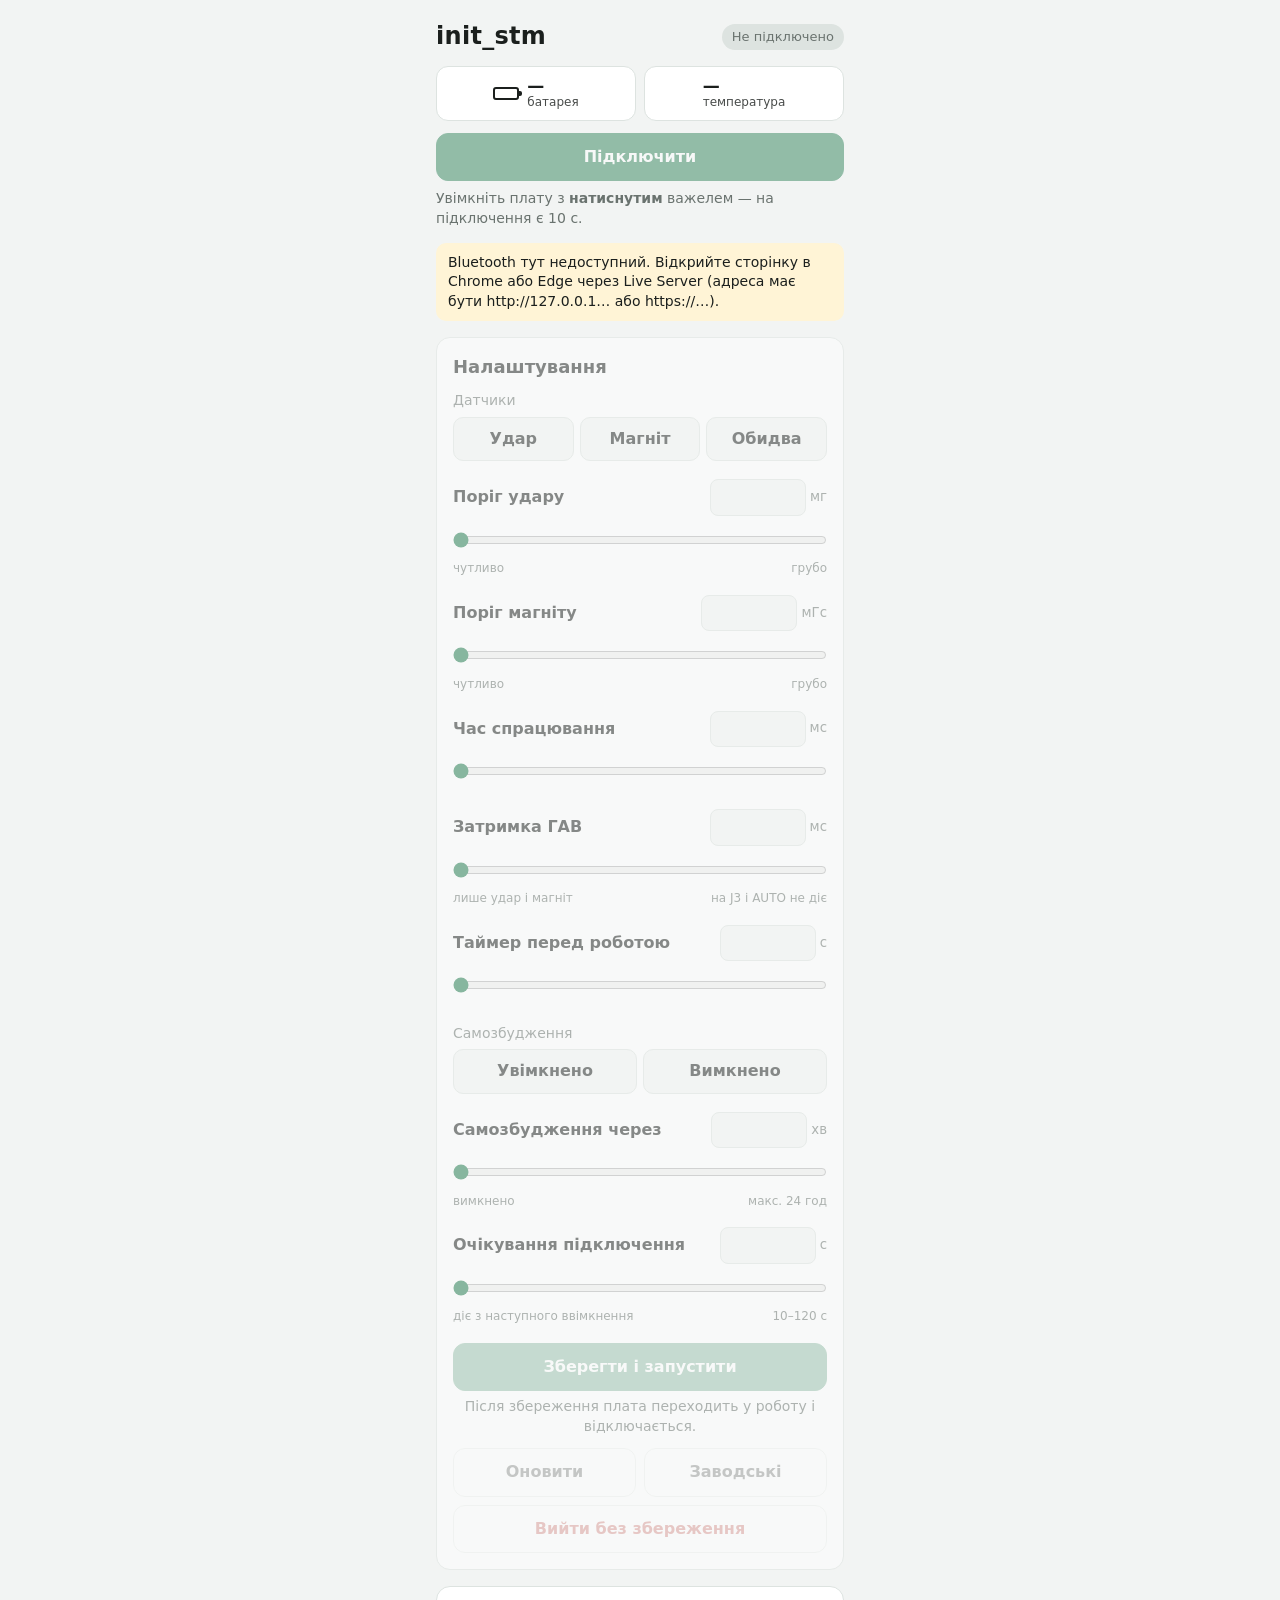
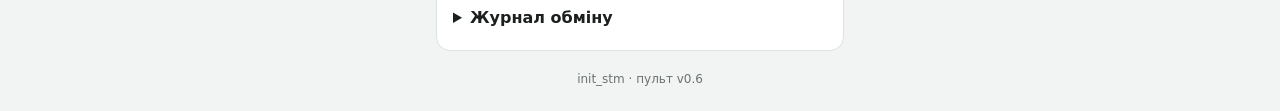
<file: index.html>
<!doctype html>
<html lang="uk">
<head>
  <meta charset="utf-8">
  <meta name="viewport" content="width=device-width, initial-scale=1, viewport-fit=cover">
  <meta name="theme-color" content="#1f7a4d">
  <title>init_stm</title>
  <link rel="manifest" href="manifest.webmanifest">
  <link rel="icon" href="icons/icon-192.png">
  <link rel="stylesheet" href="style.css">
</head>
<body>
  <!-- Застосунок лише вертикальний: при горизонтальному телефоні просимо повернути -->
  <div id="rotate" class="rotate">Поверніть телефон вертикально</div>

  <main class="app">
    <!-- ===== Шапка: назва і з'єднання ===== -->
    <header class="top">
      <div class="title">
        <h1>init_stm</h1>
        <span id="status" class="pill off">Не підключено</span>
      </div>
      <div id="sysInfo" class="sys" hidden>
        <button id="batChip" class="chip" title="Оновити"><span class="bat"><i id="batFill"></i></span><span class="chip-txt"><b id="batText">—</b><small id="batLvl">батарея</small></span></button>
        <button id="tempChip" class="chip" title="Оновити"><span class="chip-txt"><b id="tempText">—</b><small>температура</small></span></button>
      </div>
      <button id="btnConnect" class="btn primary wide">Підключити</button>
      <button id="btnConnectAll" class="link">Плату не видно? Показати всі пристрої</button>
      <p id="hint" class="hint">Увімкніть плату з <b>натиснутим</b> важелем — на підключення є <span id="pairHint">10</span> с.</p>
      <p id="noBle" class="warn" hidden>
        Bluetooth тут недоступний. Відкрийте сторінку в Chrome або Edge через
        Live Server (адреса має бути http://127.0.0.1… або https://…).
      </p>
    </header>

    <!-- ===== Повідомлення ===== -->
    <div id="toast" class="toast" hidden></div>

    <!-- ===== Датчики наживо (лише коли підключено) ===== -->
    <section class="card" id="live" hidden>
      <div class="card-head">
        <h2>Датчики наживо</h2>
        <span class="tag clean">кожні 0.5 с</span>
      </div>
      <div class="meter" id="mAcc">
        <div class="meter-top"><span class="meter-name">Удар<small class="off-note"> · у роботі вимкнено</small></span><span class="meter-val">—</span></div>
        <div class="bar"><i class="fill"></i><b class="ths"></b></div>
        <div class="meter-bot"><span class="meter-ths">поріг —</span><span class="trig">чекаю даних</span></div>
      </div>
      <div class="meter" id="mMag">
        <div class="meter-top"><span class="meter-name">Магніт<small class="off-note"> · у роботі вимкнено</small></span><span class="meter-val">—</span></div>
        <div class="bar"><i class="fill"></i><b class="ths"></b></div>
        <div class="meter-bot"><span class="meter-ths">поріг —</span><span class="trig">чекаю даних</span></div>
      </div>
      <button id="btnRaw" class="btn wide">Показати осі</button>
      <div id="axes" class="axes" hidden>
        <table>
          <thead><tr><th></th><th>Удар, Δ мг<br><small>найбільша зміна</small></th><th>Магніт, Δ мГс<br><small>середнє від «фону»</small></th></tr></thead>
          <tbody>
            <tr><th>X</th><td id="ax">—</td><td id="mx">—</td></tr>
            <tr><th>Y</th><td id="ay">—</td><td id="my">—</td></tr>
            <tr><th>Z</th><td id="az">—</td><td id="mz">—</td></tr>
          </tbody>
        </table>
        <p class="note">Значення відносно нуля (спокою), за останні 0.5 с.</p>
      </div>
      <button id="btnApply" class="btn wide">Перевірити пороги без збереження</button>
      <p class="note">Поріг посередині шкали. «Спрацювало б» — у робочому режимі тут загорівся б червоний.</p>
    </section>

    <!-- ===== Налаштування ===== -->
    <section class="card" id="settings">
      <div class="card-head">
        <h2>Налаштування</h2>
        <span id="savedFlag" class="tag"></span>
      </div>

      <label class="field-label">Датчики</label>
      <div class="seg" id="mode">
        <button data-mode="ACC">Удар</button>
        <button data-mode="MAG">Магніт</button>
        <button data-mode="BOTH">Обидва</button>
      </div>

      <div class="field" data-key="TAP">
        <div class="field-row">
          <label>Поріг удару</label>
          <span class="val"><input type="number" inputmode="numeric"> <small>мг</small></span>
        </div>
        <input type="range" min="0" max="1000">
        <div class="range-hint"><span>чутливо</span><span>грубо</span></div>
      </div>

      <div class="field" data-key="MAG">
        <div class="field-row">
          <label>Поріг магніту</label>
          <span class="val"><input type="number" inputmode="numeric"> <small>мГс</small></span>
        </div>
        <input type="range" min="0" max="1000">
        <div class="range-hint"><span>чутливо</span><span>грубо</span></div>
      </div>

      <div class="field" data-key="RED">
        <div class="field-row">
          <label>Час спрацювання</label>
          <span class="val"><input type="number" inputmode="numeric"> <small>мс</small></span>
        </div>
        <input type="range" min="0" max="1000">
      </div>

      <div class="field" data-key="DLY">
        <div class="field-row">
          <label>Затримка ГАВ</label>
          <span class="val"><input type="number" inputmode="numeric"> <small>мс</small></span>
        </div>
        <input type="range" min="0" max="1000">
        <div class="range-hint"><span>лише удар і магніт</span><span>на J3 і AUTO не діє</span></div>
      </div>

      <div class="field" data-key="TIM">
        <div class="field-row">
          <label>Таймер перед роботою</label>
          <span class="val"><input type="number" inputmode="numeric"> <small>с</small></span>
        </div>
        <input type="range" min="0" max="1000">
      </div>

      <label class="field-label">Самозбудження</label>
      <div class="seg seg2" id="autoen">
        <button data-v="1">Увімкнено</button>
        <button data-v="0">Вимкнено</button>
      </div>

      <div class="field" data-key="AUTO">
        <div class="field-row">
          <label>Самозбудження через</label>
          <span class="val"><input type="number" inputmode="numeric"> <small>хв</small></span>
        </div>
        <input type="range" min="0" max="1000">
        <div class="range-hint"><span id="autoHuman">вимкнено</span><span>макс. 24 год</span></div>
      </div>

      <div class="field" data-key="PAIR">
        <div class="field-row">
          <label>Очікування підключення</label>
          <span class="val"><input type="number" inputmode="numeric"> <small>с</small></span>
        </div>
        <input type="range" min="0" max="1000">
        <div class="range-hint"><span>діє з наступного ввімкнення</span><span>10–120 с</span></div>
      </div>

      <button id="btnSave" class="btn primary wide">Зберегти і запустити</button>
      <p class="note">Після збереження плата переходить у роботу і відключається.</p>
      <div class="row">
        <button id="btnGet" class="btn">Оновити</button>
        <button id="btnDefault" class="btn">Заводські</button>
        <button id="btnRun" class="btn danger">Вийти без збереження</button>
      </div>
    </section>

    <!-- ===== Журнал і ручні команди ===== -->
    <section class="card">
      <details id="logBox">
        <summary>Журнал обміну</summary>
        <div class="log-tools">
          <label><input type="checkbox" id="showService"> службові (AT+VER, датчики)</label>
          <button id="btnClear" class="link">очистити</button>
        </div>
        <div id="log" class="log"></div>
        <form id="rawForm" class="raw">
          <input id="rawInput" type="text" placeholder="команда, напр. HELP" autocomplete="off" autocapitalize="characters">
          <button class="btn" type="submit">Надіслати</button>
        </form>
      </details>
    </section>

    <footer class="foot">init_stm · пульт v0.6</footer>
  </main>

  <script src="ble.js"></script>
  <script src="app.js"></script>
</body>
</html>
</file>
<file: style.css>
/* style.css — вертикальний інтерфейс під телефон; на ноутбуці показується вузькою колонкою */
:root {
  --bg: #f2f4f3;
  --card: #ffffff;
  --text: #1b1f1d;
  --muted: #6a736f;
  --line: #dde3e0;
  --accent: #1f7a4d;
  --accent-text: #ffffff;
  --danger: #b3261e;
  --warn-bg: #fff4d6;
  --ok-bg: #e3f4ea;
  --err-bg: #fde7e5;
  --radius: 14px;
}
@media (prefers-color-scheme: dark) {
  :root {
    --bg: #121514;
    --card: #1c211f;
    --text: #e6ebe8;
    --muted: #97a19c;
    --line: #2d3532;
    --accent: #3bb27a;
    --accent-text: #0b1510;
    --danger: #ff6b60;
    --warn-bg: #3a3218;
    --ok-bg: #173226;
    --err-bg: #3d1d1b;
  }
}

* { box-sizing: border-box; }
html, body { margin: 0; }
body {
  background: var(--bg);
  color: var(--text);
  font: 16px/1.4 system-ui, -apple-system, "Segoe UI", Roboto, sans-serif;
  -webkit-tap-highlight-color: transparent;
}

.app {
  max-width: 440px;
  margin: 0 auto;
  padding: 16px 16px calc(24px + env(safe-area-inset-bottom));
}

/* ---- шапка ---- */
.top { padding-top: env(safe-area-inset-top); }
.title { display: flex; align-items: center; justify-content: space-between; margin: 4px 0 12px; }
h1 { font-size: 24px; margin: 0; letter-spacing: .3px; }
h2 { font-size: 18px; margin: 0; }

.pill { font-size: 13px; padding: 4px 10px; border-radius: 999px; background: var(--line); color: var(--muted); }
.pill.on   { background: var(--ok-bg); color: var(--accent); }
.pill.busy { background: var(--warn-bg); color: var(--text); }

.hint, .note { color: var(--muted); font-size: 14px; margin: 8px 0 0; }
.note { text-align: center; margin: 6px 0 12px; }
.warn { background: var(--warn-bg); border-radius: 10px; padding: 10px 12px; font-size: 14px; }

/* ---- батарея і температура ---- */
.sys { display: grid; grid-template-columns: 1fr 1fr; gap: 8px; margin-bottom: 12px; }
.chip {
  display: flex; align-items: center; justify-content: center; gap: 8px;
  border: 1px solid var(--line); background: var(--card); color: var(--text);
  border-radius: 12px; padding: 10px 8px; font: inherit; font-size: 15px; cursor: pointer; min-height: 44px;
}
.chip-txt { display: flex; flex-direction: column; align-items: flex-start; line-height: 1.15; }
.chip-txt b { font-size: 17px; }
.chip-txt small { font-size: 12px; opacity: .8; }
.bat { position: relative; width: 26px; height: 13px; border: 2px solid currentColor; border-radius: 3px; flex: none; }
.bat::after { content: ""; position: absolute; right: -5px; top: 2px; width: 3px; height: 5px; background: currentColor; border-radius: 0 2px 2px 0; }
.bat i { position: absolute; left: 1px; top: 1px; bottom: 1px; width: 0; border-radius: 1px; background: var(--accent); }
.chip.lvl-ok  { color: var(--accent); }
.chip.lvl-mid { color: var(--text); }
.chip.lvl-low { color: #c77700; }
.chip.lvl-bad { color: var(--danger); }
.chip.lvl-low .bat i { background: #c77700; }
.chip.lvl-bad .bat i { background: var(--danger); }

/* ---- кнопки ---- */
.btn {
  border: 1px solid var(--line);
  background: var(--card);
  color: var(--text);
  border-radius: 12px;
  padding: 12px 14px;
  font: inherit;
  font-weight: 600;
  cursor: pointer;
  min-height: 48px;
}
.btn.primary { background: var(--accent); color: var(--accent-text); border-color: var(--accent); }
.btn.danger  { color: var(--danger); }
.btn.wide    { width: 100%; }
.btn:disabled { opacity: .45; cursor: default; }
.link {
  background: none; border: none; color: var(--accent);
  font: inherit; font-size: 14px; padding: 8px 0; cursor: pointer;
}
.row { display: grid; grid-template-columns: 1fr 1fr; gap: 8px; }
.row .danger { grid-column: 1 / -1; }

/* ---- картки ---- */
.card {
  background: var(--card);
  border: 1px solid var(--line);
  border-radius: var(--radius);
  padding: 16px;
  margin-top: 16px;
}
.card-head { display: flex; justify-content: space-between; align-items: center; margin-bottom: 12px; }
.tag { font-size: 12px; padding: 3px 8px; border-radius: 6px; }
.tag.dirty { background: var(--warn-bg); }
.tag.clean { background: var(--ok-bg); color: var(--accent); }

.disabled { opacity: .5; pointer-events: none; }

/* ---- режим ---- */
.field-label { display: block; font-size: 14px; color: var(--muted); margin-bottom: 6px; }
.seg { display: grid; grid-template-columns: repeat(3, 1fr); gap: 6px; margin-bottom: 18px; }
.seg button {
  border: 1px solid var(--line); background: var(--bg); color: var(--text);
  border-radius: 10px; padding: 10px 0; font: inherit; font-weight: 600; cursor: pointer; min-height: 44px;
}
.seg button.active { background: var(--accent); color: var(--accent-text); border-color: var(--accent); }

/* ---- поля з повзунками ---- */
.field { margin-bottom: 18px; }
.field-row { display: flex; justify-content: space-between; align-items: center; gap: 8px; }
.field-row label { font-weight: 600; }
.val { display: flex; align-items: center; gap: 4px; white-space: nowrap; }
.val input {
  width: 96px; text-align: right; font: inherit; font-weight: 600;
  padding: 6px 8px; border-radius: 8px; border: 1px solid var(--line);
  background: var(--bg); color: var(--text);
}
.field.changed .val input { border-color: var(--accent); }
.val small { color: var(--muted); }
input[type=range] { width: 100%; margin: 10px 0 2px; accent-color: var(--accent); height: 28px; }
.range-hint { display: flex; justify-content: space-between; font-size: 12px; color: var(--muted); }

/* ---- датчики наживо ---- */
.meter { margin-bottom: 16px; }
.meter-top, .meter-bot { display: flex; justify-content: space-between; align-items: baseline; gap: 8px; }
.meter-name { font-weight: 600; }
.meter-val { font-weight: 700; font-variant-numeric: tabular-nums; }
.off-note { display: none; color: var(--muted); font-weight: 400; }
.meter.off .off-note { display: inline; }
.meter.off .meter-val, .meter.off .bar { opacity: .5; }
.bar { position: relative; height: 12px; margin: 6px 0 4px; border-radius: 6px; background: var(--bg); border: 1px solid var(--line); overflow: hidden; }
.bar .fill { position: absolute; left: 0; top: 0; bottom: 0; width: 0; background: var(--accent); transition: width .2s; }
.bar .ths { position: absolute; left: 50%; top: -1px; bottom: -1px; width: 2px; background: var(--text); opacity: .6; }
.meter.over .bar .fill { background: #c77700; }
.meter-bot { font-size: 13px; color: var(--muted); }
.trig { padding: 1px 8px; border-radius: 6px; }
.meter.hit .trig { background: var(--danger); color: #fff; font-weight: 700; }
.meter.stale .meter-val { color: var(--muted); }

/* ---- осі датчиків ---- */
.axes table { width: 100%; border-collapse: collapse; margin: 4px 0 2px; font-variant-numeric: tabular-nums; }
.axes th, .axes td { padding: 6px 4px; text-align: right; border-bottom: 1px solid var(--line); }
.axes thead th { font-size: 13px; font-weight: 600; color: var(--muted); vertical-align: bottom; }
.axes thead small { font-weight: 400; font-size: 11px; }
.axes tbody th { text-align: left; color: var(--muted); width: 28px; }
.axes td { font-size: 17px; font-weight: 700; }
#btnRaw { margin-bottom: 10px; }
#btnRaw.active { background: var(--ok-bg); border-color: var(--accent); color: var(--accent); }
.seg2 { grid-template-columns: 1fr 1fr; }
.field.muted { opacity: .45; }

/* ---- повідомлення ---- */
.toast { margin-top: 12px; border-radius: 10px; padding: 10px 12px; font-size: 14px; }
.toast.ok   { background: var(--ok-bg); }
.toast.err  { background: var(--err-bg); }
.toast.info { background: var(--warn-bg); }

/* ---- журнал ---- */
summary { font-weight: 600; cursor: pointer; padding: 4px 0; }
.log-tools { display: flex; justify-content: space-between; align-items: center; font-size: 14px; color: var(--muted); margin-top: 8px; }
.log {
  height: 220px; overflow-y: auto; margin: 8px 0;
  background: var(--bg); border-radius: 8px; padding: 8px;
  font: 13px/1.35 ui-monospace, Consolas, monospace;
}
.log div { white-space: pre-wrap; word-break: break-all; }
.log .tx  { color: var(--accent); }
.log .svc { color: var(--muted); }
.log .sys { color: var(--muted); font-style: italic; }
.raw { display: grid; grid-template-columns: 1fr auto; gap: 8px; }
.raw input {
  font: inherit; padding: 10px; border-radius: 10px;
  border: 1px solid var(--line); background: var(--bg); color: var(--text); min-width: 0;
}

.foot { text-align: center; color: var(--muted); font-size: 12px; margin-top: 20px; }

/* ---- лише вертикально ---- */
.rotate { display: none; }
@media (orientation: landscape) and (max-height: 500px) {
  .rotate {
    display: flex; position: fixed; inset: 0; z-index: 10;
    align-items: center; justify-content: center;
    background: var(--bg); color: var(--text); font-size: 18px; text-align: center; padding: 24px;
  }
  .app { display: none; }
}
</file>
